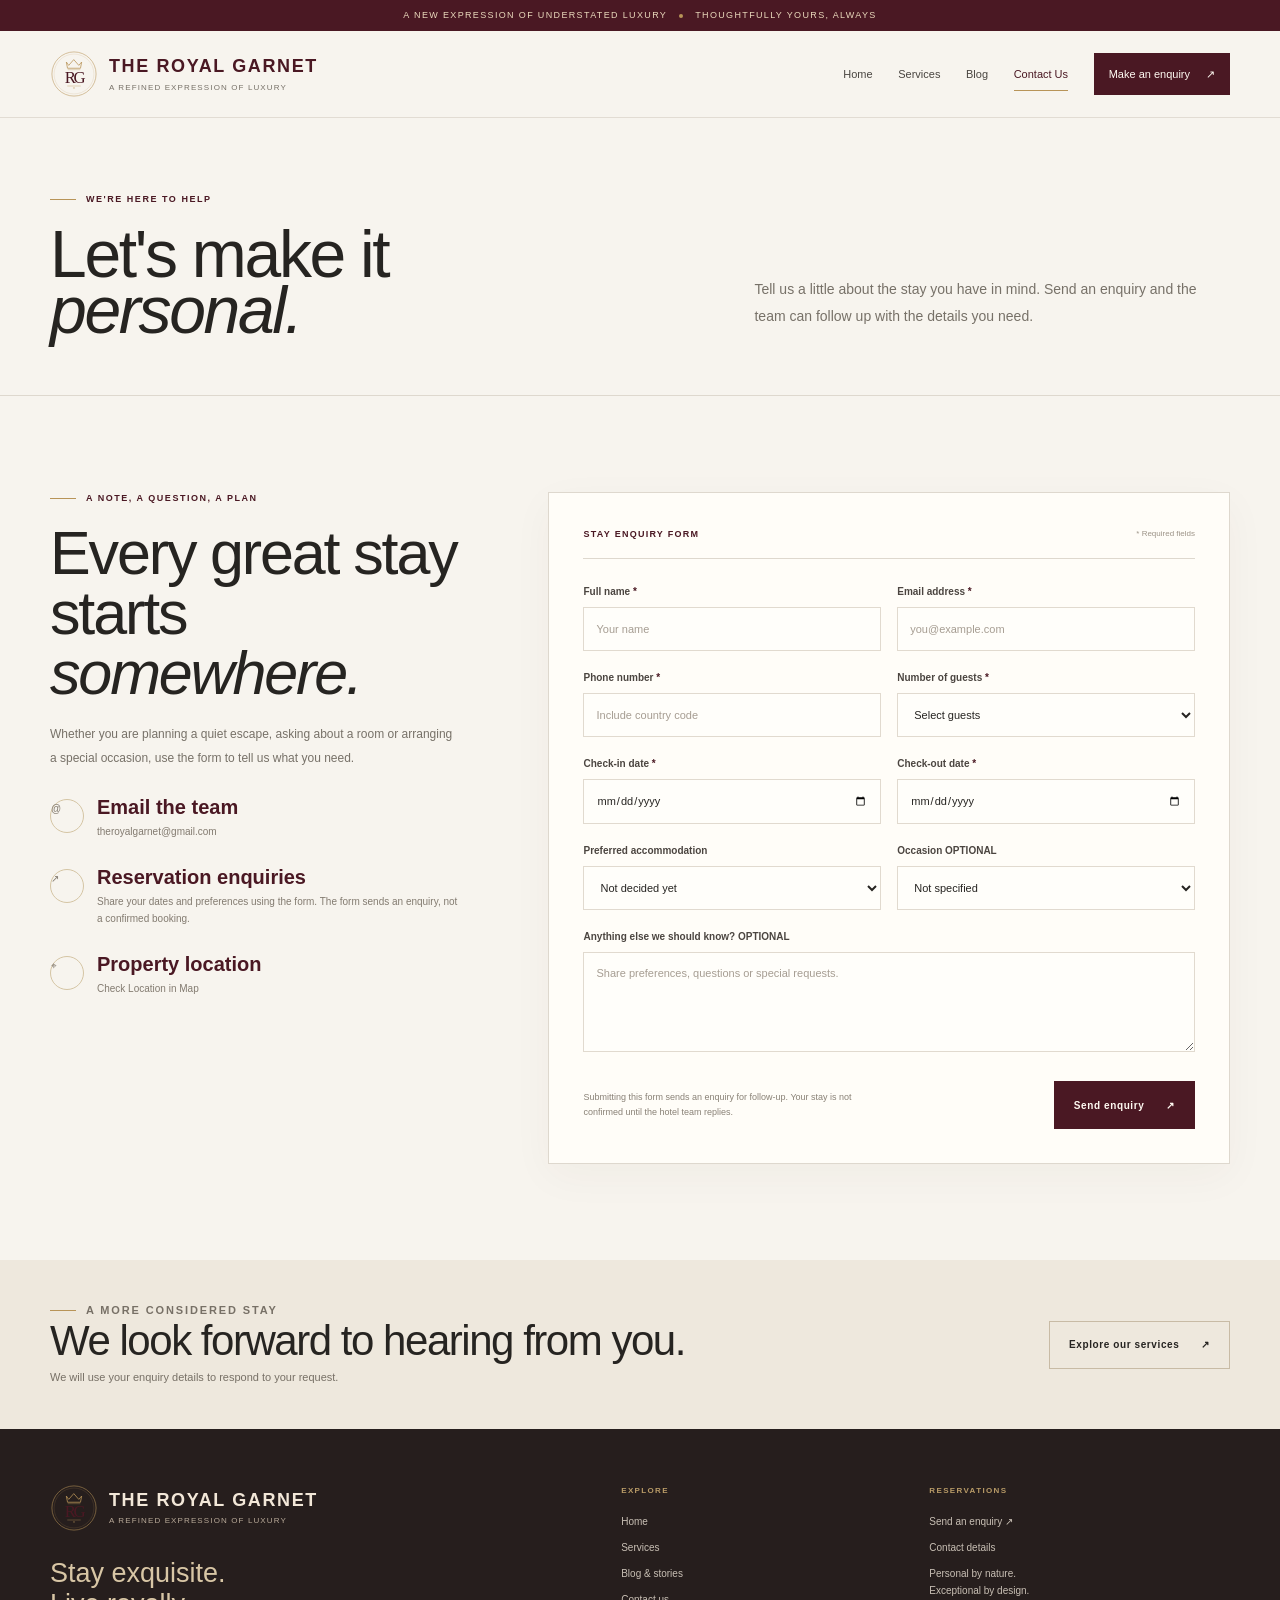
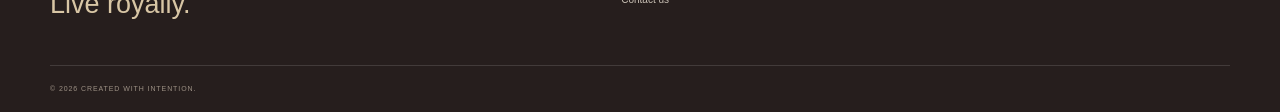
<file: the-royal-garnet/contact.html>
<!doctype html>
<html lang="en">

<head>
  <meta charset="utf-8">
  <meta name="viewport" content="width=device-width, initial-scale=1">
  <meta name="theme-color" content="#f7f4ee">
  <meta name="description"
    content="Contact The Royal Garnet and send a stay enquiry using the reservation enquiry form.">
  <title>Contact Us | The Royal Garnet</title>

  <link rel="preconnect" href="https://fonts.googleapis.com">
  <link rel="preconnect" href="https://fonts.gstatic.com" crossorigin>
  <link
    href="https://fonts.googleapis.com/css2?family=Cormorant+Garamond:wght@400;500;600;700&family=DM+Sans:wght@400;500;600;700&display=swap"
    rel="stylesheet">
  <link rel="icon" href="assets/logo/rg-monogram.svg" type="image/svg+xml">


  <link rel="stylesheet" href="css/style.css">
  <link rel="stylesheet" href="css/responsive.css">
  <link rel="stylesheet" href="css/animations.css">


  <script src="js/main.js" defer></script>
  <script src="js/reservations.js" defer></script>
</head>

<body>
  <a class="skip-link" href="#main-content">Skip to content</a>
  <div class="announcement-bar">
    <span>A new expression of understated luxury</span>
    <span class="announcement-dot" aria-hidden="true"></span>
    <span>Thoughtfully yours, always</span>
  </div>

  <header class="site-header" id="top">
    <div class="nav-shell container">
      <a class="brand" href="index.html" aria-label="The Royal Garnet home">
        <img class="brand-mark" src="assets/logo/rg-monogram.svg" alt="" width="48" height="48">
        <span class="brand-copy">
          <span class="brand-name">THE ROYAL GARNET</span>
          <span class="brand-caption">A REFINED EXPRESSION OF LUXURY</span>
        </span>
      </a>

      <button class="menu-toggle" type="button" aria-label="Open navigation" aria-expanded="false"
        aria-controls="primary-nav">
        <span></span><span></span>
      </button>

      <nav class="primary-nav" id="primary-nav" aria-label="Primary navigation">
        <a href="index.html">Home</a>
        <a href="services.html">Services</a>
        <a href="blog.html">Blog</a>
        <a href="contact.html" aria-current="page">Contact Us</a>
        <a class="nav-cta" href="contact.html#reservation-form">Make an enquiry <span aria-hidden="true">↗</span></a>
      </nav>
    </div>
  </header>

  <main id="main-content">
    <section class="page-hero" aria-labelledby="page-title">
      <div class="container page-hero-grid">
        <div>
          <p class="eyebrow"><span class="eyebrow-line"></span> WE'RE HERE TO HELP</p>
          <h1 class="page-title" id="page-title">Let's make it<br><em>personal.</em></h1>
        </div>
        <p class="lead">Tell us a little about the stay you have in mind. Send an enquiry and the team can follow up
          with the details you need.</p>
      </div>
    </section>

    <section class="section-padding" aria-labelledby="contact-form-title">
      <div class="contact-layout container">
        <div class="contact-intro reveal" id="contact-details">
          <p class="eyebrow"><span class="eyebrow-line"></span> A NOTE, A QUESTION, A PLAN</p>
          <h2 id="contact-form-title">Every great stay<br>starts <em>somewhere.</em></h2>
          <p>Whether you are planning a quiet escape, asking about a room or arranging a special occasion, use the form
            to tell us what you need.</p>

          <div class="contact-detail">
            <span class="contact-detail-icon" aria-hidden="true">@</span>
            <div>
              <strong>Email the team</strong>
              <span><a href="mailto:stay@theroyalgarnet.example">theroyalgarnet@gmail.com</a></span>
            </div>
          </div>

          <div class="contact-detail">
            <span class="contact-detail-icon" aria-hidden="true">↗</span>
            <div>
              <strong>Reservation enquiries</strong>
              <span>Share your dates and preferences using the form. The form sends an enquiry, not a confirmed
                booking.</span>
            </div>
          </div>

          <div class="contact-detail">
            <span class="contact-detail-icon" aria-hidden="true">⌖</span>
            <div>
              <strong>Property location</strong>
              <span><a href="https://www.google.com/maps?hl=en-IN&gl=IN&um=1&ie=UTF-8&fb=1&sa=X&geocode=KUEWVeNWOUQ3MVq7x6y4JDdb&daddr=Hotel+GARNET,+Kaziranga.,+NH+37,+KAZIRANGA,+Geleki,+KAZIRANGA,+Assam+785609" target="_blank">Check Location in Map</a></span>
            </div>
          </div>
        </div>

        
        <form class="reservation-form reveal reveal-delay-1" id="reservation-form">
          <div class="form-heading">
            <span>Stay enquiry form</span>
            <span class="form-required"><span class="required-mark">*</span> Required fields</span>
          </div>

          <div class="form-grid">
            <div class="form-field">
              <label for="guest-name">Full name <span class="required-mark">*</span></label>
              <input id="guest-name" name="name" type="text" autocomplete="name" placeholder="Your name" required
                minlength="2" maxlength="100">
            </div>

            <div class="form-field">
              <label for="guest-email">Email address <span class="required-mark">*</span></label>
              <input id="guest-email" name="email" type="email" autocomplete="email" placeholder="you@example.com"
                required maxlength="160">
            </div>

            <div class="form-field">
              <label for="guest-phone">Phone number <span class="required-mark">*</span></label>
              <input id="guest-phone" name="phone" type="tel" autocomplete="tel" placeholder="Include country code"
                required minlength="7" maxlength="30">
            </div>

            <div class="form-field">
              <label for="guest-count">Number of guests <span class="required-mark">*</span></label>
              <select id="guest-count" name="guests" required>
                <option value="" selected disabled>Select guests</option>
                <option value="1">1 guest</option>
                <option value="2">2 guests</option>
                <option value="3">3 guests</option>
                <option value="4">4 guests</option>
                <option value="5+">5 or more guests</option>
              </select>
            </div>

            <div class="form-field">
              <label for="check-in">Check-in date <span class="required-mark">*</span></label>
              <input id="check-in" name="checkIn" type="date" required>
            </div>

            <div class="form-field">
              <label for="check-out">Check-out date <span class="required-mark">*</span></label>
              <input id="check-out" name="checkOut" type="date" required>
            </div>

            <div class="form-field">
              <label for="room-type">Preferred accommodation</label>
              <select id="room-type" name="roomType">
                <option value="Not decided">Not decided yet</option>
                <option value="Garnet Room">Garnet Room</option>
                <option value="Royal Suite">Royal Suite</option>
                <option value="Other / please advise">Other / please advise</option>
              </select>
            </div>

            <div class="form-field">
              <label for="occasion">Occasion <span class="optional-label">OPTIONAL</span></label>
              <select id="occasion" name="occasion">
                <option value="Not specified">Not specified</option>
                <option value="Leisure break">Leisure break</option>
                <option value="Celebration">Celebration</option>
                <option value="Business trip">Business trip</option>
                <option value="Family stay">Family stay</option>
                <option value="Other">Other</option>
              </select>
            </div>

            <div class="form-field form-field-full">
              <label for="guest-message">Anything else we should know? <span
                  class="optional-label">OPTIONAL</span></label>
              <textarea id="guest-message" name="message" rows="4" maxlength="1500"
                placeholder="Share preferences, questions or special requests."></textarea>
            </div>

          
            <div class="honeypot" aria-hidden="true">
              <label for="website-field">Leave this field empty</label>
              <input id="website-field" name="website" type="text" tabindex="-1" autocomplete="off">
            </div>
          </div>

          <div class="form-footer">
            <p>Submitting this form sends an enquiry for follow-up. Your stay is not confirmed until the hotel team
              replies.</p>
            <button class="button button-dark form-submit" type="submit">Send enquiry <span
                aria-hidden="true">↗</span></button>
          </div>
          <p class="form-status" id="form-status" role="status" aria-live="polite"></p>
        </form>
      </div>
    </section>

    <section class="cta-strip">
      <div class="cta-strip-inner container">
        <div>
          <p class="eyebrow"><span class="eyebrow-line"></span> A MORE CONSIDERED STAY</p>
          <h2>We look forward to hearing from you.</h2>
          <p>We will use your enquiry details to respond to your request.</p>
        </div>
        <a class="button button-outline" href="services.html">Explore our services <span aria-hidden="true">↗</span></a>
      </div>
    </section>
  </main>

  <footer class="site-footer">
    <div class="footer-main container">
      <div class="footer-brand">
        <a class="brand" href="index.html" aria-label="The Royal Garnet home">
          <img class="brand-mark" src="assets/logo/rg-monogram.svg" alt="" width="48" height="48" loading="lazy">
          <span class="brand-copy">
            <span class="brand-name">THE ROYAL GARNET</span>
            <span class="brand-caption">A REFINED EXPRESSION OF LUXURY</span>
          </span>
        </a>
        <p class="footer-manifesto">Stay exquisite.<br>Live royally.</p>
      </div>

      <div class="footer-column">
        <h2>Explore</h2>
        <a href="index.html">Home</a>
        <a href="services.html">Services</a>
        <a href="blog.html">Blog & stories</a>
        <a href="contact.html">Contact us</a>
      </div>

      <div class="footer-column">
        <h2>Reservations</h2>
        <a href="contact.html#reservation-form">Send an enquiry ↗</a>
        <a href="contact.html#contact-details">Contact details</a>
        <p>Personal by nature.<br>Exceptional by design.</p>
      </div>
    </div>

    <div class="footer-bottom container">
      <span>© <span data-current-year></span><span>  CREATED WITH INTENTION.</span>
      
    </div>
  </footer>

  <button class="back-to-top" id="back-to-top" type="button" aria-label="Back to top">↑</button>
</body>

</html>
</file>
<file: the-royal-garnet/css/style.css>
/* Brand colours */
:root {
  --garnet: #4a1823;
  --garnet-dark: #321219;
  --gold: #b89458;
  --ivory: #f7f4ee;
  --paper: #fffdf8;
  --ink: #262421;
  --muted: #777168;
  --line: #ded8ce;
  --serif: "Cormorant Garamond", Georgia, serif;
  --sans: "DM Sans", Arial, sans-serif;
  --page-width: 1180px;
  --transition: 220ms ease;
}

/* spacing  */
*,
*::before,
*::after {
  box-sizing: border-box;
}

html {
  scroll-behavior: smooth;
  scroll-padding-top: 110px;
}

body {
  margin: 0;
  background: var(--ivory);
  color: var(--ink);
  font-family: Arial, Helvetica, sans-serif;
  font-size: 14px;
  line-height: 1.7;
  -webkit-font-smoothing: antialiased;
}

body.menu-open {
  overflow: hidden;
}

img {
  display: block;
  max-width: 100%;
}

a {
  color: inherit;
  text-decoration: none;
}

button,
input,
select,
textarea {
  font: inherit;
}

button,
a {
  -webkit-tap-highlight-color: transparent;
}

:focus-visible {
  outline: 2px solid var(--gold);
  outline-offset: 4px;
}

/* page containers and spacing */
.container {
  width: min(calc(100% - 48px), var(--page-width));
  margin-inline: auto;
}

.section-padding {
  padding-block: 96px;
}

.section-heading {
  max-width: 720px;
  margin: 0 auto 42px;
  text-align: center;
}

.section-heading .eyebrow {
  justify-content: center;
}

/* announcement strip above nav-bar */
.announcement-bar {
  display: flex;
  min-height: 31px;
  align-items: center;
  justify-content: center;
  gap: 12px;
  padding: 5px 16px;
  background: var(--garnet);
  color: #ead9bc;
  font-size: 9px;
  letter-spacing: 0.15em;
  text-align: center;
  text-transform: uppercase;
}

.announcement-dot {
  width: 4px;
  height: 4px;
  flex: 0 0 4px;
  border-radius: 50%;
  background: var(--gold);
}

/*Header, logo and four-page navigation */
.site-header {
  position: sticky;
  top: 0;
  z-index: 50;
  border-bottom: 1px solid rgba(222, 216, 206, 0.85);
  background: rgba(247, 244, 238, 0.96);
  backdrop-filter: blur(14px);
  transition: box-shadow var(--transition);
}

.site-header.scrolled {
  box-shadow: 0 8px 26px rgba(44, 31, 25, 0.07);
}

.nav-shell {
  display: flex;
  min-height: 86px;
  align-items: center;
  justify-content: space-between;
  gap: 28px;
}

.brand {
  display: inline-flex;
  flex: 0 0 auto;
  align-items: center;
  gap: 11px;
}

.brand-mark {
  width: 48px;
  height: 48px;
}

.brand-copy {
  display: flex;
  flex-direction: column;
  line-height: 1.3;
}

.brand-name {
  color: var(--garnet);
  font-family: Arial, Helvetica, sans-serif;
  font-size: 18px;
  font-weight: 700;
  letter-spacing: 0.09em;
}

.brand-caption {
  margin-top: 4px;
  color: var(--muted);
  font-size: 8px;
  letter-spacing: 0.14em;
}

.primary-nav {
  display: flex;
  align-items: center;
  gap: clamp(16px, 2vw, 29px);
}

.primary-nav a:not(.nav-cta) {
  padding-block: 8px;
  color: #494540;
  font-size: 11px;
  transition: color var(--transition);
}

.primary-nav a:not(.nav-cta):hover,
.primary-nav a[aria-current="page"] {
  color: var(--garnet);
}

.primary-nav a[aria-current="page"] {
  box-shadow: inset 0 -1px var(--gold);
}

.nav-cta {
  display: inline-flex;
  align-items: center;
  gap: 16px;
  padding: 12px 15px;
  background: var(--garnet);
  color: #fffaf2;
  font-size: 11px;
  transition: background var(--transition);
}

.nav-cta:hover {
  background: #682535;
}

.menu-toggle {
  display: none;
  width: 44px;
  height: 44px;
  border: 1px solid var(--line);
  background: transparent;
  cursor: pointer;
}

.menu-toggle span {
  display: block;
  width: 20px;
  height: 1px;
  margin: 6px auto;
  background: var(--garnet);
  transition: transform var(--transition);
}


.eyebrow {
  display: flex;
  align-items: center;
  gap: 10px;
  margin: 0 0 19px;
  color: var(--garnet);
  font-size: 9px;
  font-weight: 700;
  letter-spacing: 0.17em;
  line-height: 1.5;
  text-transform: uppercase;
}

.eyebrow-line {
  display: inline-block;
  width: 26px;
  height: 1px;
  flex: 0 0 26px;
  background: var(--gold);
}

h1,
h2,
h3,
p {
  margin-top: 0;
}

h1,
h2,
h3 {
  font-family: Arial, Helvetica, sans-serif;
  font-weight: 500;
}

h1,
h2 {
  color: Arial, Helvetica, sans-serif;
  letter-spacing: -0.035em;
}

h1 em,
h2 em {
  font-weight: 400;
}

.page-title {
  margin-bottom: 20px;
  font-size: clamp(24px, 6vw, 66px);
  line-height: 0.85;
}

.section-title {
  margin-bottom: 16px;
  font-size: clamp(35px, 4vw, 56px);
  line-height: 0.98;
}

.lead {
  max-width: 620px;
  margin-bottom: 0;
  color: var(--muted);
  font-size: 14px;
  line-height: 1.95;
}

/* buttons and text links */
.button {
  display: inline-flex;
  min-height: 48px;
  align-items: center;
  justify-content: center;
  gap: 22px;
  padding: 0 19px;
  border: 1px solid transparent;
  font-size: 10px;
  font-weight: 700;
  letter-spacing: 0.06em;
  transition:
    background var(--transition),
    color var(--transition),
    border-color var(--transition),
    transform var(--transition);
}

.button:hover {
  transform: translateY(-2px);
}

.button-dark {
  background: var(--garnet);
  color: #fffaf2;
}

.button-dark:hover {
  background: #685425;
}

.button-outline {
  border-color: #c8bba5;
  background: transparent;
  color: var(--#fffaf2);
}

.button-outline:hover {
  background: #fffaf2;
}

.text-link {
  display: inline-flex;
  align-items: center;
  gap: 12px;
  padding-bottom: 5px;
  border-bottom: 1px solid var(--gold);
  color: var(--garnet);
  font-size: 11px;
  font-weight: 700;
  transition: gap var(--transition);
}

.text-link:hover {
  gap: 18px;
}

/* Homepage hero and photograph */
.home-hero {
  overflow: hidden;
  padding-block: 68px 0;
}

.home-hero-grid {
  display: grid;
  grid-template-columns: 0.9fr 1.1fr;
  align-items: center;
  gap: clamp(3px, 7vw, 100px);
  min-height: 510px;
}

.home-hero-copy {
  padding-block: 15px 45px;
}

.home-hero h1 {
  margin-bottom: 28px;
  font-size: clamp(38px, 6vw, 66px);
  line-height: 0.83;
}

.home-hero h1 em {
  color: var(--garnet);
}

.hero-description {
  max-width: 410px;
  margin-bottom: 27px;
  color: #6d675f;
  font-size: 13px;
  line-height: 1.95;
}

.hero-actions {
  display: flex;
  align-items: center;
  gap: 24px;
  flex-wrap: wrap;
}

.hero-note {
  display: flex;
  align-items: center;
  gap: 10px;
  margin-top: 48px;
  color: #898176;
  font-size: 8px;
  letter-spacing: 0.15em;
}

.note-rule {
  width: 24px;
  height: 1px;
  background: var(--gold);
}

.home-hero-visual {
  position: relative;
  min-width: 0;
  padding: 0 22px 32px 0;
}

.hero-image-wrap {
  position: relative;
  background: #ded5c6;
}

.hero-image-wrap img {
  width: 100%;
  height: 510px;
  object-fit: cover;
  object-position: center;
  filter: saturate(0.78);
}

.hero-stamp {
  position: absolute;
  right: -21px;
  bottom: 35px;
  display: flex;
  width: 91px;
  height: 91px;
  flex-direction: column;
  align-items: center;
  justify-content: center;
  border: 1px solid var(--gold);
  border-radius: 50%;
  background: var(--garnet);
  color: #ead7af;
  text-align: center;
}

.hero-stamp small {
  font-size: 7px;
  letter-spacing: 0.18em;
}

.hero-stamp strong {
  font-family: Arial, Helvetica, sans-serif;
  font-size: 34px;
  font-weight: 500;
  line-height: 1.1;
}

.hero-image-caption {
  display: flex;
  justify-content: space-between;
  gap: 12px;
  margin-top: 13px;
  color: #81796f;
  font-size: 8px;
  letter-spacing: 0.11em;
  text-transform: uppercase;
}

.hero-image-caption span:last-child {
  color: var(--garnet);
  font-family: Arial, Helvetica, sans-serif;
  font-size: 17px;
  font-style: italic;
  letter-spacing: 0;
  text-transform: none;
}

.hero-bottom {
  display: flex;
  min-height: 62px;
  align-items: center;
  justify-content: space-between;
  gap: 16px;
  margin-top: 13px;
  border-top: 1px solid var(--line);
  color: #898176;
  font-size: 8px;
  letter-spacing: 0.14em;
}

.hero-bottom a {
  color: var(--garnet);
}

/*Intro band and simple service cards */
.intro-band {
  border-block: 1px solid #e3dbce;
  background: #eee8dd;
}

.intro-band-inner {
  display: flex;
  min-height: 118px;
  align-items: center;
  gap: clamp(16px, 4vw, 55px);
}

.intro-number,
.intro-signature {
  color: #82766a;
  font-size: 8px;
  letter-spacing: 0.16em;
  white-space: nowrap;
}

.intro-band p {
  margin: 0;
  color: var(--garnet);
  font-family: Arial, Helvetica, sans-serif;
  font-size: clamp(22px, 4vw, 30px);
  justify-content: center;
  line-height: 1.00;
}

.intro-band p em {
  color: #857563;
}

.intro-signature {
  margin-left: auto;
}

.card-grid {
  display: grid;
  grid-template-columns: repeat(3, minmax(0, 1fr));
  gap: 22px;
}

.content-card {
  min-width: 0;
  background: var(--paper);
  border: 1px solid var(--line);
}

.content-card-image {
  overflow: hidden;
  background: #e4dbcf;
}

.content-card-image img {
  width: 100%;
  height: 235px;
  object-fit: cover;
  filter: saturate(0.78);
  transition:
    transform 650ms ease,
    filter 300ms ease;
}

.content-card:hover .content-card-image img {
  transform: scale(1.035);
  filter: saturate(0.95);
}

.content-card-body {
  padding: 24px;
}

.card-number {
  display: block;
  margin-bottom: 9px;
  color: #968a79;
  font-size: 8px;
  letter-spacing: 0.15em;
  text-transform: uppercase;
}

.content-card h3 {
  margin-bottom: 9px;
  color: var(--garnet);
  font-size: 29px;
  line-height: 1.05;
}

.content-card p {
  margin-bottom: 17px;
  color: var(--muted);
  font-size: 11px;
  line-height: 1.9;
}

/* feature section with dark garnet background */
.dark-feature {
  overflow: hidden;
  background: var(--garnet-dark);
  color: #fffaf2;
}

.dark-feature-grid {
  display: grid;
  grid-template-columns: 1fr 0.9fr;
  align-items: center;
  gap: clamp(36px, 8vw, 110px);
}

.dark-feature-image img {
  width: 100%;
  height: 480px;
  object-fit: cover;
  filter: saturate(0.72);
}

.dark-feature .eyebrow {
  color: #d7c4a4;
}

.dark-feature h2 {
  margin-bottom: 22px;
  color: #fffaf2;
  font-size: clamp(48px, 6vw, 72px);
  line-height: 0.92;
}

.dark-feature h2 em {
  color: #d6bb86;
}

.dark-feature p:not(.eyebrow) {
  max-width: 430px;
  color: #d2c4b8;
  font-size: 12px;
  line-height: 1.95;
}

/* Page intro in Services, Blog and Contact is also here */
.page-hero {
  padding-block: 75px 57px;
  border-bottom: 1px solid var(--line);
}

.page-hero-grid {
  display: grid;
  grid-template-columns: 1fr 0.72fr;
  align-items: end;
  gap: 44px;
}

.page-hero .page-title {
  max-width: 740px;
  margin-bottom: 0;
}

.page-hero .lead {
  padding-bottom: 7px;
}

.page-hero-image {
  margin-top: 38px;
}

.page-hero-image img {
  width: 100%;
  height: 360px;
  object-fit: cover;
  filter: saturate(0.78);
}

/*Services page */
.service-grid {
  display: grid;
  grid-template-columns: repeat(2, minmax(0, 1fr));
  gap: 24px;
}

.service-card {
  display: grid;
  grid-template-columns: 0.9fr 1.1fr;
  min-width: 0;
  border: 1px solid var(--line);
  background: var(--paper);
}

.service-card img {
  width: 100%;
  height: 100%;
  min-height: 265px;
  object-fit: cover;
  filter: saturate(0.78);
}

.service-card-content {
  display: flex;
  flex-direction: column;
  align-items: flex-start;
  justify-content: center;
  padding: 25px;
}

.service-card h3 {
  margin-bottom: 10px;
  color: var(--garnet);
  font-size: 29px;
  line-height: 1.08;
}

.service-card p {
  margin-bottom: 18px;
  color: var(--muted);
  font-size: 11px;
  line-height: 1.9;
}

.service-note {
  margin-top: 28px;
  padding: 18px 22px;
  border-left: 2px solid var(--gold);
  background: #eee8dd;
  color: #6f685f;
  font-size: 11px;
}

/*Blog page written article cards */
.blog-grid {
  display: grid;
  grid-template-columns: repeat(3, minmax(0, 1fr));
  align-items: start;
  gap: 24px;
}

.blog-card {
  overflow: hidden;
  border: 1px solid var(--line);
  background: var(--paper);
}

.blog-card-image {
  overflow: hidden;
  background: #e4dbcf;
}

.blog-card-image img {
  width: 100%;
  height: 245px;
  object-fit: cover;
  filter: saturate(0.78);
  transition:
    transform 650ms ease,
    filter 300ms ease;
}

.blog-card:hover .blog-card-image img {
  transform: scale(1.035);
  filter: saturate(0.95);
}

.blog-card-content {
  padding: 25px;
}

.blog-meta {
  margin-bottom: 12px;
  color: #938675;
  font-size: 8px;
  letter-spacing: 0.14em;
  text-transform: uppercase;
}

.blog-card h2 {
  margin-bottom: 12px;
  font-size: 31px;
  line-height: 1.05;
}

.blog-card-intro {
  color: var(--muted);
  font-size: 11px;
  line-height: 1.9;
}

.article-details {
  margin-top: 18px;
  border-top: 1px solid var(--line);
}

.article-details summary {
  padding-top: 14px;
  color: var(--garnet);
  cursor: pointer;
  font-size: 10px;
  font-weight: 700;
  list-style-position: outside;
}

.article-details p {
  margin: 12px 0 0;
  color: #6f685f;
  font-size: 11px;
  line-height: 1.95;
}

/* contact page and enquiry form */
.contact-layout {
  display: grid;
  grid-template-columns: 0.75fr 1.25fr;
  align-items: start;
  gap: clamp(35px, 7vw, 95px);
}

.contact-intro h2 {
  margin-bottom: 20px;
  font-size: clamp(42px, 5vw, 61px);
  line-height: 0.98;
}

.contact-intro > p:not(.eyebrow) {
  color: var(--muted);
  font-size: 12px;
  line-height: 1.95;
}

.contact-detail {
  display: flex;
  align-items: flex-start;
  gap: 13px;
  margin-top: 25px;
}

.contact-detail-icon {
  display: grid;
  width: 34px;
  height: 34px;
  flex: 0 0 34px;
  place-items: center;
  border: 1px solid #d5c5a4;
  border-radius: 50%;
  color: var(--garnet);
}

.contact-detail strong,
.contact-detail span {
  display: block;
}

.contact-detail strong {
  color: var(--garnet);
  font-family: Arial, Helvetica, sans-serif;
  font-size: 20px;
  font-weight: 600;
  line-height: 1.2;
}

.contact-detail span {
  margin-top: 4px;
  color: #837b70;
  font-size: 10px;
  overflow-wrap: anywhere;
}

.reservation-form {
  padding: clamp(22px, 3vw, 34px);
  border: 1px solid var(--line);
  background: var(--paper);
  box-shadow: 0 12px 40px rgba(73, 51, 26, 0.04);
}

.form-heading {
  display: flex;
  align-items: flex-start;
  justify-content: space-between;
  gap: 15px;
  margin-bottom: 24px;
  padding-bottom: 16px;
  border-bottom: 1px solid var(--line);
  color: var(--garnet);
  font-size: 9px;
  font-weight: 700;
  letter-spacing: 0.14em;
  text-transform: uppercase;
}

.form-required {
  color: #9c9387;
  font-size: 8px;
  font-weight: 400;
  letter-spacing: 0;
  text-align: right;
  text-transform: none;
}

.form-grid {
  display: grid;
  grid-template-columns: repeat(2, minmax(0, 1fr));
  gap: 18px 16px;
}

.form-field {
  min-width: 0;
}

.form-field-full {
  grid-column: 1 / -1;
}

.form-field label {
  display: block;
  margin-bottom: 7px;
  color: #4b4540;
  font-size: 10px;
  font-weight: 700;
}

.form-field label .required-mark {
  color: var(--garnet);
}

.form-field input,
.form-field select,
.form-field textarea {
  width: 100%;
  min-height: 44px;
  padding: 11px 12px;
  border: 1px solid #e1dacf;
  border-radius: 0;
  background: #fffefa;
  color: var(--ink);
  font-size: 11px;
}

.form-field textarea {
  min-height: 100px;
  resize: vertical;
}

.form-field input:focus,
.form-field select:focus,
.form-field textarea:focus {
  border-color: var(--gold);
}

.form-field input::placeholder,
.form-field textarea::placeholder {
  color: #a69d92;
}

.form-field [aria-invalid="true"] {
  border-color: #a33b42;
}

/* simple bot submission prevention */
.honeypot {
  position: absolute !important;
  left: -10000px !important;
  width: 1px !important;
  height: 1px !important;
  overflow: hidden !important;
}

.form-footer {
  display: flex;
  align-items: center;
  justify-content: space-between;
  gap: 20px;
  margin-top: 22px;
}

.form-footer p {
  max-width: 280px;
  margin: 0;
  color: #898176;
  font-size: 9px;
  line-height: 1.7;
}

.form-submit {
  flex: 0 0 auto;
  cursor: pointer;
}

.form-submit:disabled {
  cursor: wait;
  opacity: 0.65;
  transform: none;
}

.form-status {
  margin: 14px 0 0;
  font-size: 11px;
  line-height: 1.6;
}

.form-status:empty {
  display: none;
}

.form-status.is-success {
  color: #286443;
}

.form-status.is-error {
  color: #9b2933;
}

/*call-to-action strip (multiple pages) */
.cta-strip {
  padding-block: 42px;
  background: #eee8dd;
}

.cta-strip-inner {
  display: flex;
  align-items: center;
  justify-content: space-between;
  gap: 25px;
}

.cta-strip h2 {
  margin-bottom: 5px;
  font-size: clamp(30px, 4vw, 42px);
  line-height: 1.05;
}

.cta-strip p {
  margin-bottom: 0;
  color: #777066;
  font-size: 11px;
}

/*footer shared (all four pages) */
.site-footer {
  background: #261e1d;
  color: #f5eee2;
}

.footer-main {
  display: grid;
  grid-template-columns: 1.4fr 0.7fr 0.8fr;
  gap: 45px;
  padding-block: 55px 45px;
}

.footer-brand .brand-name {
  color: #f2e7d8;
}

.footer-brand .brand-caption {
  color: #b9aa99;
}

.footer-manifesto {
  max-width: 280px;
  margin: 18px 0 0;
  color: #d8c6a5;
  font-family: Arial, Helvetica, sans-serif;
  font-size: 27px;
  line-height: 1.15;
}

.footer-column {
  display: flex;
  flex-direction: column;
  align-items: flex-start;
  gap: 9px;
}

.footer-column h2 {
  margin-bottom: 7px;
  color: #b89b67;
  font-family: Arial, Helvetica, sans-serif;
  font-size: 8px;
  font-weight: 700;
  letter-spacing: 0.17em;
  text-transform: uppercase;
}

.footer-column a,
.footer-column p {
  margin: 0;
  color: #c9c0b5;
  font-size: 10px;
  transition: color var(--transition);
}

.footer-column a:hover {
  color: #fff;
}

.footer-bottom {
  display: flex;
  align-items: center;
  justify-content: space-between;
  gap: 18px;
  padding-block: 17px;
  border-top: 1px solid rgba(255, 255, 255, 0.13);
  color: #9c9084;
  font-size: 7px;
  letter-spacing: 0.13em;
}

.footer-bottom a {
  color: #ded1bc;
}

/*utility links and back-to-top button */
.skip-link {
  position: fixed;
  z-index: 999;
  top: 8px;
  left: 8px;
  padding: 10px 14px;
  transform: translateY(-150%);
  background: #fff;
  color: #000;
}

.skip-link:focus {
  transform: translateY(0);
}

.back-to-top {
  position: fixed;
  z-index: 40;
  right: 22px;
  bottom: 22px;
  display: grid;
  width: 43px;
  height: 43px;
  place-items: center;
  border: 1px solid rgba(184, 148, 88, 0.5);
  background: var(--garnet);
  color: #fffaf2;
  font-size: 19px;
  cursor: pointer;
  opacity: 0;
  visibility: hidden;
  transform: translateY(8px);
  transition:
    opacity var(--transition),
    transform var(--transition),
    visibility var(--transition);
}

.back-to-top.is-visible {
  opacity: 1;
  visibility: visible;
  transform: translateY(0);
}

/*remote photograph fail */
.has-image-fallback {
  background: #e4dbcf;
}
</file>
<file: the-royal-garnet/css/responsive.css>
@media (max-width: 1000px) {
  .container {
    width: min(calc(100% - 36px), var(--page-width));
  }

  .brand-caption {
    display: none;
  }

  .primary-nav {
    gap: 16px;
  }

  .home-hero-grid {
    gap: 38px;
  }

  .home-hero h1 {
    font-size: clamp(60px, 7.5vw, 82px);
  }

  .service-card {
    grid-template-columns: 1fr;
  }

  .service-card img {
    height: 220px;
    min-height: 0;
  }

  .service-card-content {
    padding: 22px;
  }
}

@media (max-width: 820px) {
  .section-padding {
    padding-block: 72px;
  }

  .nav-shell {
    min-height: 76px;
  }

  .brand-mark {
    width: 43px;
    height: 43px;
  }

  .brand-name {
    font-size: 16px;
  }

  .menu-toggle {
    display: block;
    flex: 0 0 auto;
  }


  .primary-nav {
    position: absolute;
    top: 100%;
    right: 0;
    left: 0;
    display: none;
    align-items: stretch;
    gap: 0;
    padding: 12px 24px 24px;
    border-bottom: 1px solid var(--line);
    background: var(--ivory);
    box-shadow: 0 18px 24px rgba(44, 31, 25, 0.08);
  }

  .primary-nav.is-open {
    display: flex;
    flex-direction: column;
  }

  .primary-nav a:not(.nav-cta) {
    padding: 13px 0;
    border-bottom: 1px solid var(--line);
    font-size: 13px;
  }

  .primary-nav a[aria-current="page"] {
    box-shadow: none;
    font-weight: 700;
  }

  .nav-cta {
    justify-content: space-between;
    margin-top: 14px;
    padding: 14px 16px;
  }

  .home-hero {
    padding-top: 42px;
  }

  .home-hero-grid {
    grid-template-columns: 1fr 1fr;
    min-height: 0;
    gap: 28px;
  }

  .home-hero h1 {
    font-size: clamp(53px, 8vw, 72px);
  }

  .hero-image-wrap img {
    height: 430px;
  }

  .hero-note {
    margin-top: 32px;
  }

  .intro-band-inner {
    gap: 18px;
  }

  .intro-signature {
    display: none;
  }

  .card-grid,
  .blog-grid {
    grid-template-columns: repeat(2, minmax(0, 1fr));
  }

  .dark-feature-grid {
    gap: 35px;
  }

  .dark-feature-image img {
    height: 430px;
  }

  .page-hero-grid {
    grid-template-columns: 1fr;
    gap: 22px;
  }

  .page-hero .lead {
    max-width: 650px;
  }

  .page-hero-image img {
    height: 320px;
  }

  .contact-layout {
    grid-template-columns: 1fr;
    gap: 38px;
  }

  .contact-intro {
    max-width: 650px;
  }

  .footer-main {
    grid-template-columns: 1.2fr 0.8fr;
    gap: 35px;
  }
}

@media (max-width: 580px) {
  .container {
    width: min(calc(100% - 30px), var(--page-width));
  }

  .announcement-bar {
    gap: 8px;
    font-size: 7px;
    letter-spacing: 0.1em;
  }

  .nav-shell {
    min-height: 70px;
    gap: 12px;
  }

  .brand {
    gap: 8px;
  }

  .brand-mark {
    width: 39px;
    height: 39px;
  }

  .brand-name {
    font-size: 14px;
    letter-spacing: 0.06em;
  }

  .section-padding {
    padding-block: 56px;
  }

  .home-hero {
    padding-top: 36px;
  }

  .home-hero-grid {
    grid-template-columns: 1fr;
    gap: 28px;
  }

  .home-hero-copy {
    padding: 0;
  }

  .home-hero h1 {
    margin-bottom: 22px;
    font-size: clamp(62px, 17vw, 84px);
  }

  .hero-description {
    font-size: 12px;
  }

  .hero-actions {
    gap: 18px;
  }

  .hero-note {
    margin-top: 29px;
    font-size: 7px;
  }

  .home-hero-visual {
    padding-right: 14px;
  }

  .hero-image-wrap img {
    height: 360px;
  }

  .hero-stamp {
    right: -13px;
    width: 75px;
    height: 75px;
  }

  .hero-stamp strong {
    font-size: 29px;
  }

  .hero-bottom {
    min-height: 57px;
    font-size: 7px;
    letter-spacing: 0.08em;
  }

  .hero-bottom span:last-child {
    display: none;
  }

  .intro-band-inner {
    min-height: 100px;
    align-items: flex-start;
    padding-block: 24px;
  }

  .intro-number {
    padding-top: 5px;
  }

  .intro-band p {
    font-size: 26px;
  }

  .section-heading {
    margin-bottom: 28px;
    text-align: left;
  }

  .section-heading .eyebrow {
    justify-content: flex-start;
  }

  .section-title {
    font-size: 45px;
  }

  .card-grid,
  .blog-grid,
  .service-grid {
    grid-template-columns: 1fr;
  }

  .content-card-image img,
  .blog-card-image img {
    height: 240px;
  }

  .content-card-body,
  .blog-card-content {
    padding: 21px;
  }

  .dark-feature-grid {
    grid-template-columns: 1fr;
  }

  .dark-feature-image img {
    height: 320px;
  }

  .dark-feature h2 {
    font-size: 54px;
  }

  .page-hero {
    padding-block: 52px 38px;
  }

  .page-title {
    font-size: clamp(48px, 14vw, 68px);
  }

  .page-hero-image {
    margin-top: 27px;
  }

  .page-hero-image img {
    height: 260px;
  }

  .service-card {
    grid-template-columns: 1fr;
  }

  .service-card img {
    height: 230px;
  }

  .service-card-content {
    padding: 22px;
  }

  .contact-intro h2 {
    font-size: 47px;
  }

  .reservation-form {
    padding: 20px 16px;
  }

  .form-grid {
    grid-template-columns: 1fr;
    gap: 15px;
  }

  .form-field-full {
    grid-column: auto;
  }

  .form-footer {
    align-items: stretch;
    flex-direction: column;
  }

  .form-submit {
    width: 100%;
  }

  .cta-strip-inner {
    align-items: flex-start;
    flex-direction: column;
  }

  .footer-main {
    grid-template-columns: 1fr 1fr;
    gap: 32px 22px;
    padding-block: 42px 35px;
  }

  .footer-brand {
    grid-column: 1 / -1;
  }

  .footer-manifesto {
    font-size: 24px;
  }

  .footer-bottom {
    align-items: flex-start;
    flex-direction: column;
    gap: 9px;
    font-size: 7px;
  }

  .back-to-top {
    right: 14px;
    bottom: 14px;
  }
}
</file>
<file: the-royal-garnet/css/animations.css>
.js-enabled .reveal {
  opacity: 0;
  transform: translateY(16px);
  transition:
    opacity 650ms ease,
    transform 650ms ease;
}

.js-enabled .reveal.is-visible {
  opacity: 1;
  transform: translateY(0);
}

.js-enabled .reveal-delay-1 {
  transition-delay: 100ms;
}

.js-enabled .reveal-delay-2 {
  transition-delay: 180ms;
}

@media (prefers-reduced-motion: reduce) {
  html {
    scroll-behavior: auto;
  }

  *,
  *::before,
  *::after {
    animation-duration: 0.01ms !important;
    animation-iteration-count: 1 !important;
    transition-duration: 0.01ms !important;
    scroll-behavior: auto !important;
  }

  .js-enabled .reveal {
    opacity: 1;
    transform: none;
  }
}
</file>
